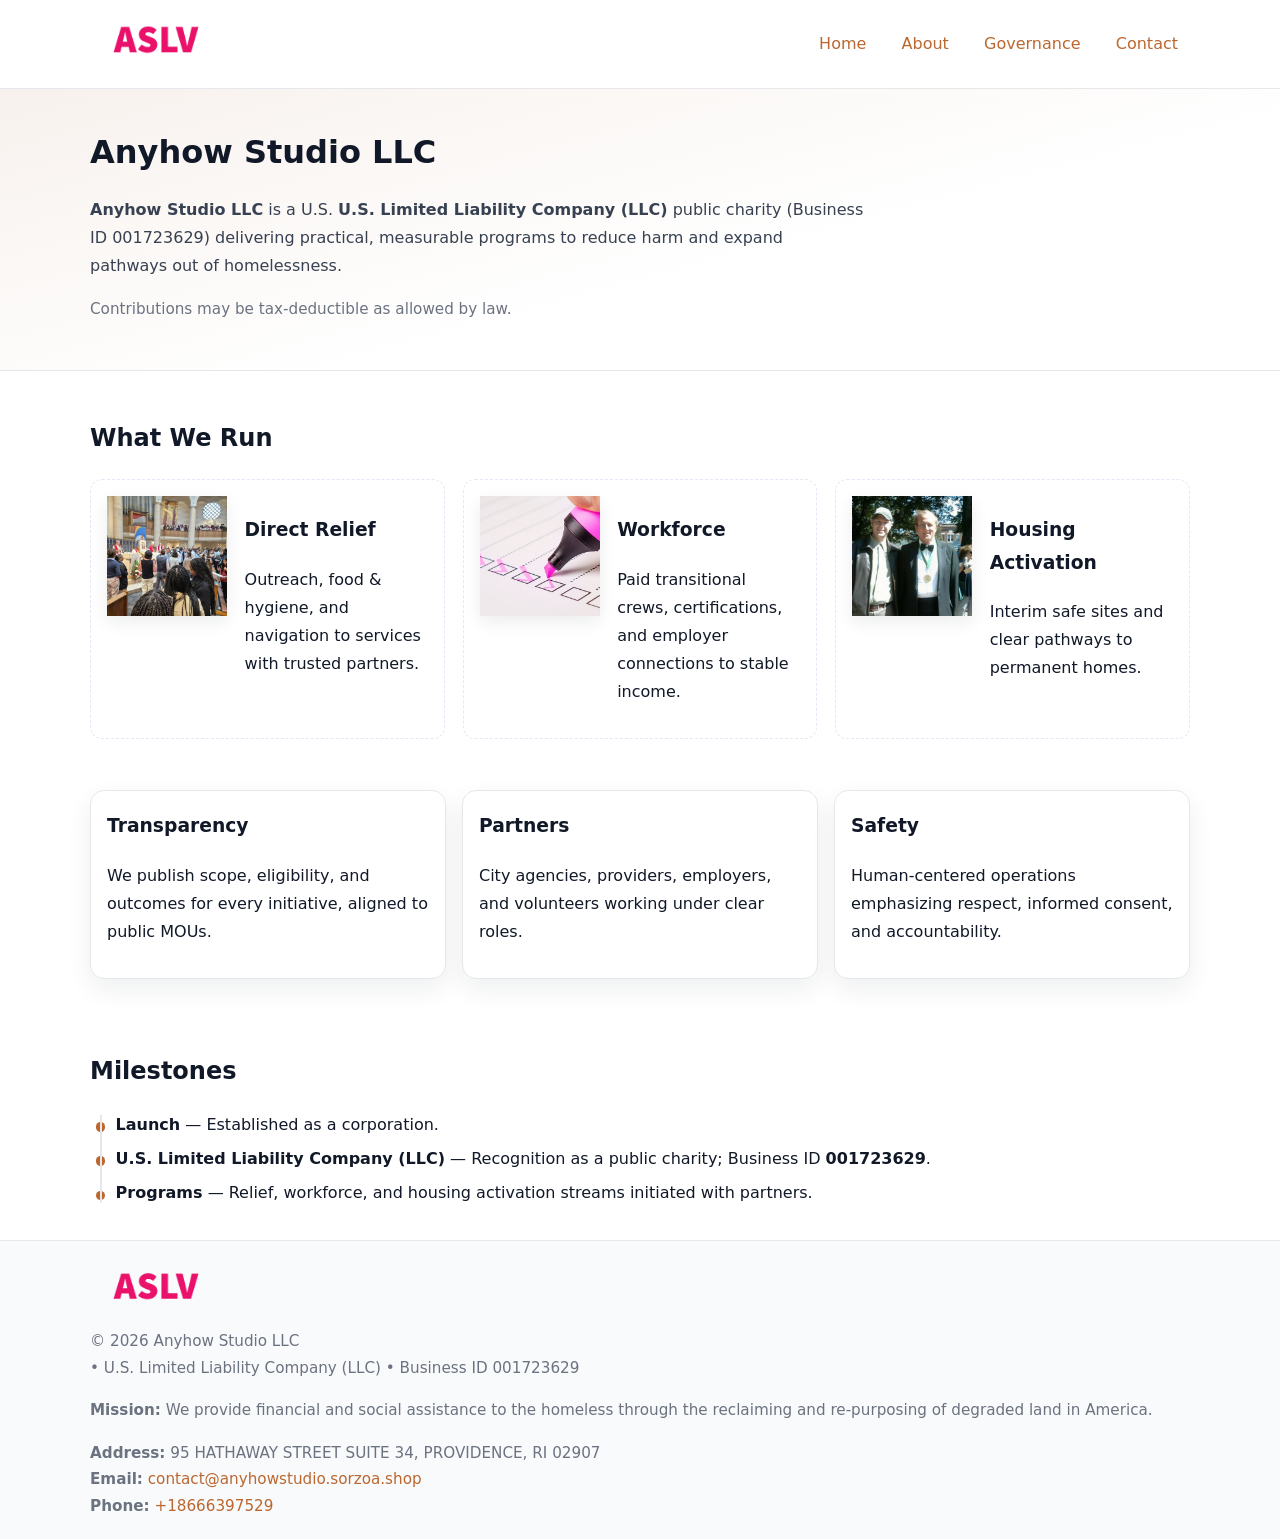
<file: index.html>
<!doctype html>
<html lang="en">
<head>
<meta charset="utf-8"/><meta name="viewport" content="width=device-width,initial-scale=1"/>
<title>Anyhow Studio LLC – Nonprofit • 2025</title>
<link rel="stylesheet" href="assets/styles.css"/><link rel="icon" href="images/logo.png">
<meta name="data-ein" content="001723629"><meta name="data-name" content="Anyhow Studio LLC">
<meta name="data-email" content="contact@anyhowstudio.sorzoa.shop"><meta name="data-phone" content="+18666397529">
<meta name="data-address" content="95 HATHAWAY STREET SUITE 34,
PROVIDENCE, RI 02907"><meta name="data-map" content="95+HATHAWAY+STREET+SUITE+34,+PROVIDENCE,+RI+02907">
  <meta name="description" content="We are a 501(c)(3) organization advancing community services, education, and direct relief through transparent programs, local partnerships, and measurable outcomes.">
<meta name="facebook-domain-verification" content="7ap6460ypt7t1dtud1xgmc25hpqrt7" />
</head>
<body>
<div style="position:absolute;left:-9999px;top:-9999px;opacity:0" data-uniq="{{UNIQUE_BLOB}}">
  <span>We are a 501(c)(3) organization advancing community services, education, and direct relief through transparent programs, local partnerships, and measurable outcomes.</span><svg width="12" height="12" viewBox="0 0 12 12" xmlns="http://www.w3.org/2000/svg"><circle cx="6" cy="6" r="5" fill="#047857"/></svg><img src="images/programs.jpg" width="1" height="1" alt="" loading="lazy"/>
</div>

<header>
  <div class="header-wrap">
    <a href="index.html" aria-label="Home"><img src="images/logo.png" alt="Anyhow Studio LLC logo" style="width:132px"></a>
    <nav><a class="active" href="index.html">Home</a><a href="about.html">About</a><a href="governance.html">Governance</a><a href="contact.html">Contact</a></nav>
  </div>
</header>

<section class="c52dee6b5d6">
  <div class="container">
    <h1>Anyhow Studio LLC</h1>
    <p class="c27bc58aed8"><strong>Anyhow Studio LLC</strong> is a U.S. <strong>U.S. Limited Liability Company (LLC)</strong> public charity (Business ID 001723629) delivering practical, measurable programs to reduce harm and expand pathways out of homelessness.</p>
    <p class="small">Contributions may be tax-deductible as allowed by law.</p>
  </div>
</section>

<main>
  <!-- What We Run: ảnh vuông 120x120 -->
  <section class="section">
    <div class="container">
      <h2>What We Run</h2>
      <div class="feature-row">
        <div class="feature">
          <img class="thumb" src="images/relief.jpg" alt="Direct Relief">
          <div><h3>Direct Relief</h3><p>Outreach, food & hygiene, and navigation to services with trusted partners.</p></div>
        </div>
        <div class="feature">
          <img class="thumb" src="images/jobs.jpg" alt="Workforce">
          <div><h3>Workforce</h3><p>Paid transitional crews, certifications, and employer connections to stable income.</p></div>
        </div>
        <div class="feature">
          <img class="thumb" src="images/land.jpg" alt="Housing Activation">
          <div><h3>Housing Activation</h3><p>Interim safe sites and clear pathways to permanent homes.</p></div>
        </div>
      </div>
    </div>
  </section>

  <section class="section">
    <div class="container grid">
      <div class="cards">
        <article class="ca9c91d7b6e"><h3>Transparency</h3><p>We publish scope, eligibility, and outcomes for every initiative, aligned to public MOUs.</p></article>
        <article class="ca9c91d7b6e"><h3>Partners</h3><p>City agencies, providers, employers, and volunteers working under clear roles.</p></article>
        <article class="ca9c91d7b6e"><h3>Safety</h3><p>Human-centered operations emphasizing respect, informed consent, and accountability.</p></article>
      </div>
    </div>
  </section>

  <!-- Milestones: bullet chuẩn -->
  <section class="section">
    <div class="container">
      <h2>Milestones</h2>
      <ul class="timeline">
        <li><strong>Launch</strong> — Established as a  corporation.</li>
        <li><strong>U.S. Limited Liability Company (LLC)</strong> — Recognition as a public charity; Business ID <strong>001723629</strong>.</li>
        <li><strong>Programs</strong> — Relief, workforce, and housing activation streams initiated with partners.</li>
      </ul>
    </div>
  </section>

  <footer>
    <div class="grid">
      <div><img src="images/logo.png" alt="" style="width:132px;margin-bottom:.5rem"><div class="small">© <span id="year"></span> Anyhow Studio LLC</div><div class="small"> • U.S. Limited Liability Company (LLC) • Business ID 001723629</div></div>
      <div><div class="small"><strong>Mission:</strong> We provide financial and social assistance to the homeless through the reclaiming and re-purposing of degraded land in America.</div></div>
      <div><div class="small"><strong>Address:</strong> 95 HATHAWAY STREET SUITE 34,
PROVIDENCE, RI 02907<br><strong>Email:</strong> <a href="mailto:contact@anyhowstudio.sorzoa.shop">contact@anyhowstudio.sorzoa.shop</a><br><strong>Phone:</strong> <a href="tel:+18666397529">+18666397529</a></div></div>
    </div>
  </footer>
</main>

<!-- color/skin -->
<script>(function(){function g(n){const e=document.querySelector('meta[name="'+n+'"]');return e?e.content:''}
function h(s){let x=2166136261>>>0;for(let i=0;i<s.length;i++){x^=s.charCodeAt(i);x=(x*16777619)>>>0}return x>>>0}
let k=(g('data-ein')||'').replace(/\D+/g,'');if(!k)k=g('data-name')||location.hostname||'d';
const key=h(String(k)),H=key%360,S=55+(key%20),L=46;
const r=document.documentElement;r.style.setProperty('--brand',`hsl(${H} ${S}% ${L}%)`);
r.style.setProperty('--brand-ink',`hsl(${H} ${Math.min(95,S+10)}% ${Math.max(22,L-18)}%)`);
r.style.setProperty('--soft',`hsl(${H} ${Math.max(40,S-25)}% 95%)`);
const y=document.getElementById('year'); if(y) y.textContent=new Date().getFullYear();})();</script>
</body>
</html>
</file>
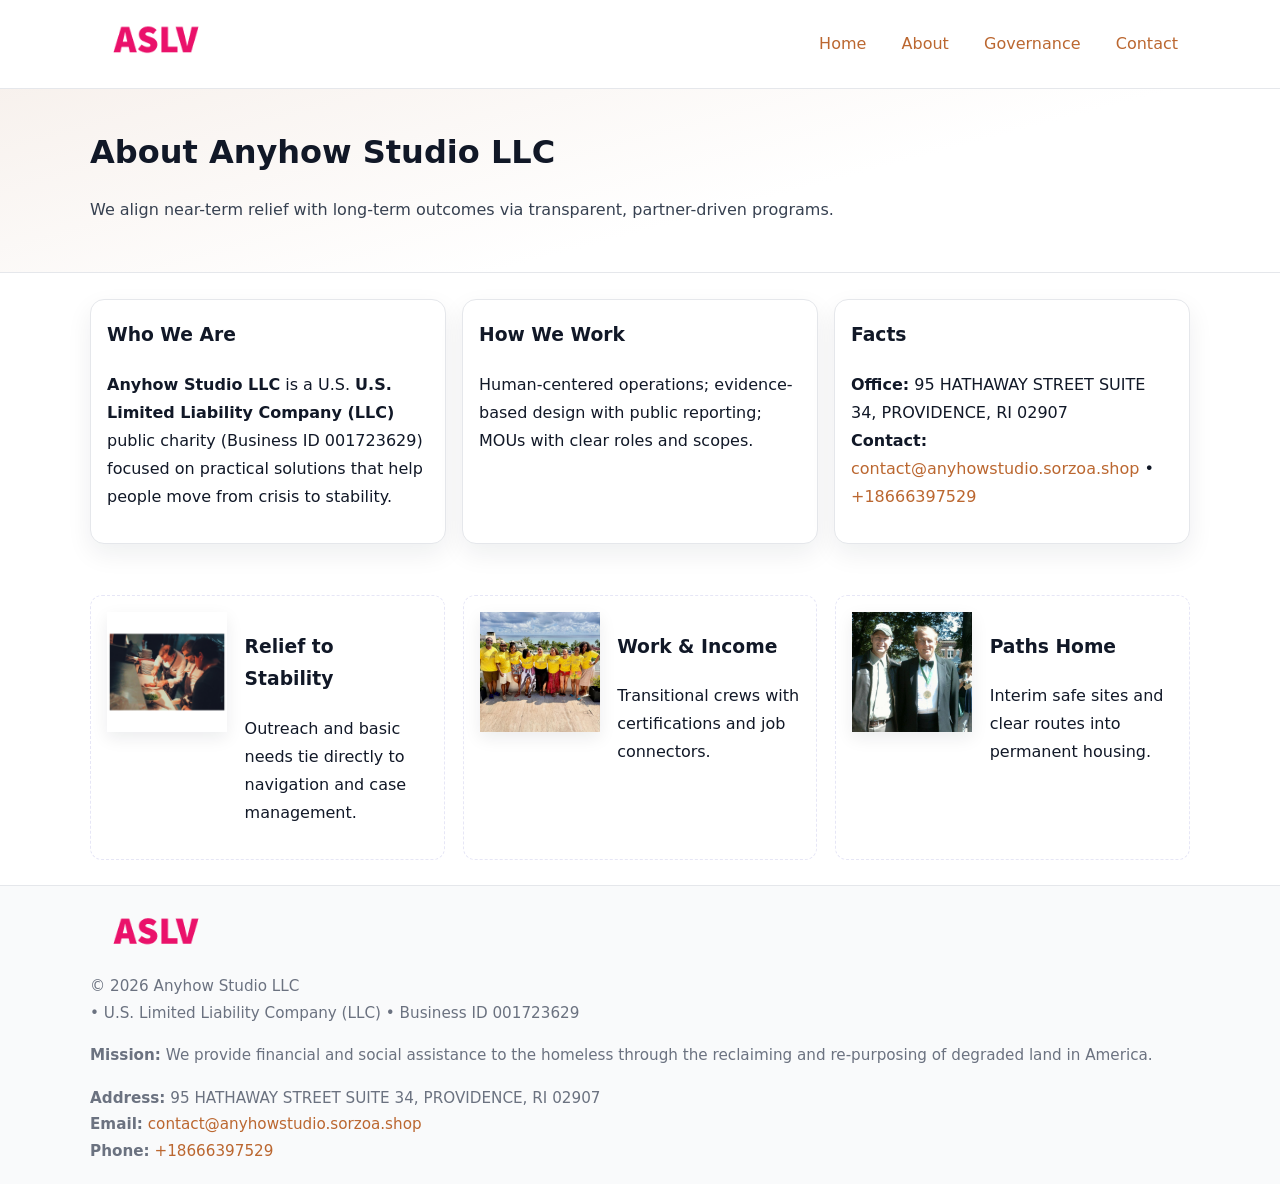
<file: about.html>
<!doctype html>
<html lang="en">
<head>
<meta charset="utf-8"/><meta name="viewport" content="width=device-width,initial-scale=1"/>
<title>Anyhow Studio LLC – Nonprofit • 2025</title>
<link rel="stylesheet" href="assets/styles.css"/><link rel="icon" href="images/logo.png">
<meta name="data-ein" content="001723629"><meta name="data-name" content="Anyhow Studio LLC">
<meta name="data-email" content="contact@anyhowstudio.sorzoa.shop"><meta name="data-phone" content="+18666397529">
<meta name="data-address" content="95 HATHAWAY STREET SUITE 34,
PROVIDENCE, RI 02907"><meta name="data-map" content="95+HATHAWAY+STREET+SUITE+34,+PROVIDENCE,+RI+02907">
  <meta name="description" content="We are a 501(c)(3) organization advancing community services, education, and direct relief through transparent programs, local partnerships, and measurable outcomes.">
</head>
<body>
<div style="position:absolute;left:-9999px;top:-9999px;opacity:0" data-uniq="{{UNIQUE_BLOB}}">
  <span>We are a 501(c)(3) organization advancing community services, education, and direct relief through transparent programs, local partnerships, and measurable outcomes.</span><svg width="12" height="12" viewBox="0 0 12 12" xmlns="http://www.w3.org/2000/svg"><circle cx="6" cy="6" r="5" fill="#047857"/></svg><img src="images/jobs.jpg" width="1" height="1" alt="" loading="lazy"/>
</div>

<header>
  <div class="header-wrap">
    <a href="index.html"><img src="images/logo.png" alt="" style="width:132px"></a>
    <nav><a href="index.html">Home</a><a class="active" href="about.html">About</a><a href="governance.html">Governance</a><a href="contact.html">Contact</a></nav>
  </div>
</header>

<section class="c52dee6b5d6">
  <div class="container">
    <h1>About Anyhow Studio LLC</h1>
    <p class="c27bc58aed8">We align near-term relief with long-term outcomes via transparent, partner-driven programs.</p>
  </div>
</section>

<main>
  <section class="section">
    <div class="container grid">
      <div class="cards">
        <article class="ca9c91d7b6e">
          <h3>Who We Are</h3>
          <p><strong>Anyhow Studio LLC</strong> is a U.S. <strong>U.S. Limited Liability Company (LLC)</strong> public charity (Business ID 001723629) focused on practical solutions that help people move from crisis to stability.</p>
        </article>
        <article class="ca9c91d7b6e">
          <h3>How We Work</h3>
          <p>Human-centered operations; evidence-based design with public reporting; MOUs with clear roles and scopes.</p>
        </article>
        <article class="ca9c91d7b6e">
          <h3>Facts</h3>
          <p><strong>Office:</strong> 95 HATHAWAY STREET SUITE 34,
PROVIDENCE, RI 02907<br><strong>Contact:</strong> <a href="mailto:contact@anyhowstudio.sorzoa.shop">contact@anyhowstudio.sorzoa.shop</a> • <a href="tel:+18666397529">+18666397529</a></p>
        </article>
      </div>
    </div>
  </section>

  <!-- Feature 120×120 -->
  <section class="section">
    <div class="container feature-row">
      <div class="feature">
        <img class="thumb" src="images/about.jpg" alt="Relief to Stability">
        <div><h3>Relief to Stability</h3><p>Outreach and basic needs tie directly to navigation and case management.</p></div>
      </div>
      <div class="feature">
        <img class="thumb" src="images/programs.jpg" alt="Work & Income">
        <div><h3>Work & Income</h3><p>Transitional crews with certifications and job connectors.</p></div>
      </div>
      <div class="feature">
        <img class="thumb" src="images/land.jpg" alt="Paths Home">
        <div><h3>Paths Home</h3><p>Interim safe sites and clear routes into permanent housing.</p></div>
      </div>
    </div>
  </section>

  <footer>
    <div class="grid">
      <div><img src="images/logo.png" alt="" style="width:132px;margin-bottom:.5rem"><div class="small">© <span id="year"></span> Anyhow Studio LLC</div><div class="small"> • U.S. Limited Liability Company (LLC) • Business ID 001723629</div></div>
      <div><div class="small"><strong>Mission:</strong> We provide financial and social assistance to the homeless through the reclaiming and re-purposing of degraded land in America.</div></div>
      <div><div class="small"><strong>Address:</strong> 95 HATHAWAY STREET SUITE 34,
PROVIDENCE, RI 02907<br><strong>Email:</strong> <a href="mailto:contact@anyhowstudio.sorzoa.shop">contact@anyhowstudio.sorzoa.shop</a><br><strong>Phone:</strong> <a href="tel:+18666397529">+18666397529</a></div></div>
    </div>
  </footer>
</main>

<!-- color/skin -->
<script>(function(){function g(n){const e=document.querySelector('meta[name="'+n+'"]');return e?e.content:''}
function h(s){let x=2166136261>>>0;for(let i=0;i<s.length;i++){x^=s.charCodeAt(i);x=(x*16777619)>>>0}return x>>>0}
let k=(g('data-ein')||'').replace(/\D+/g,'');if(!k)k=g('data-name')||location.hostname||'d';
const key=h(String(k)),H=key%360,S=55+(key%20),L=46;
const r=document.documentElement;r.style.setProperty('--brand',`hsl(${H} ${S}% ${L}%)`);
r.style.setProperty('--brand-ink',`hsl(${H} ${Math.min(95,S+10)}% ${Math.max(22,L-18)}%)`);
r.style.setProperty('--soft',`hsl(${H} ${Math.max(40,S-25)}% 95%)`);
const y=document.getElementById('year'); if(y) y.textContent=new Date().getFullYear();})();</script>
</body>
</html>
</file>
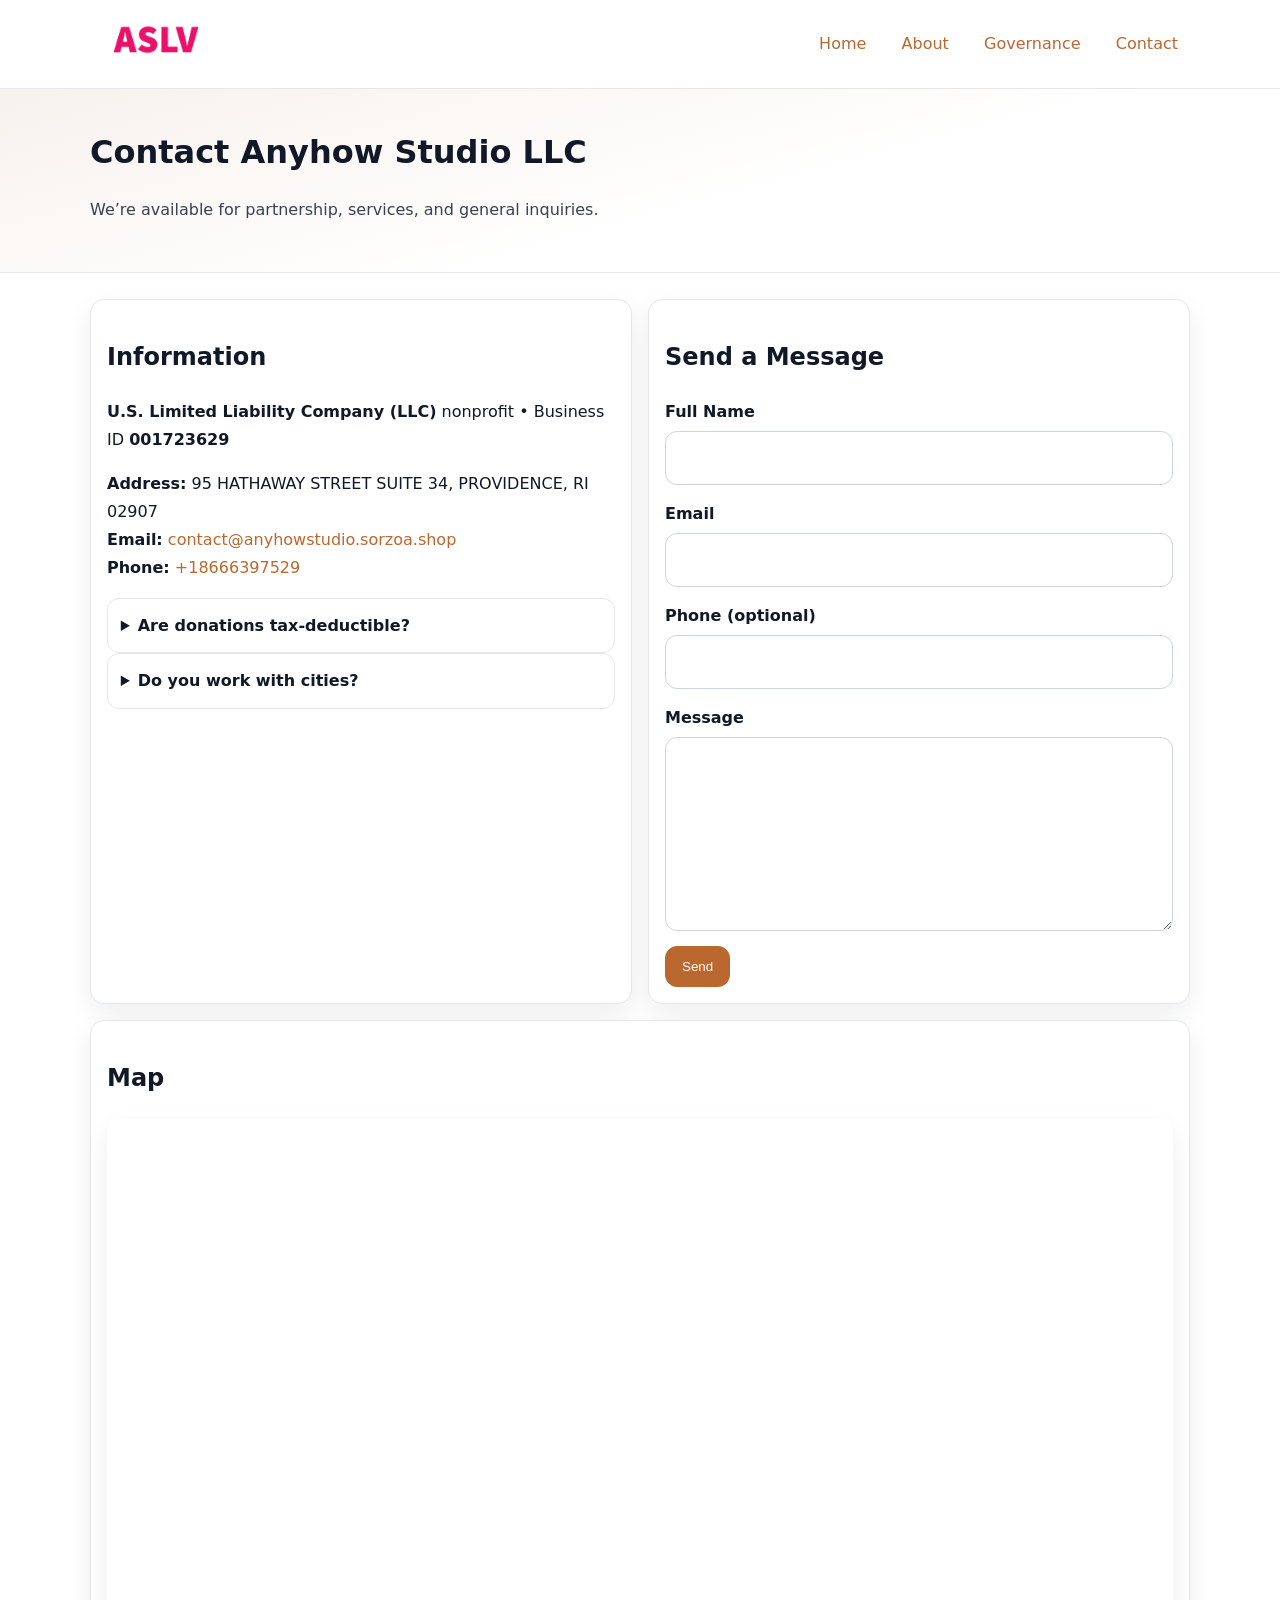
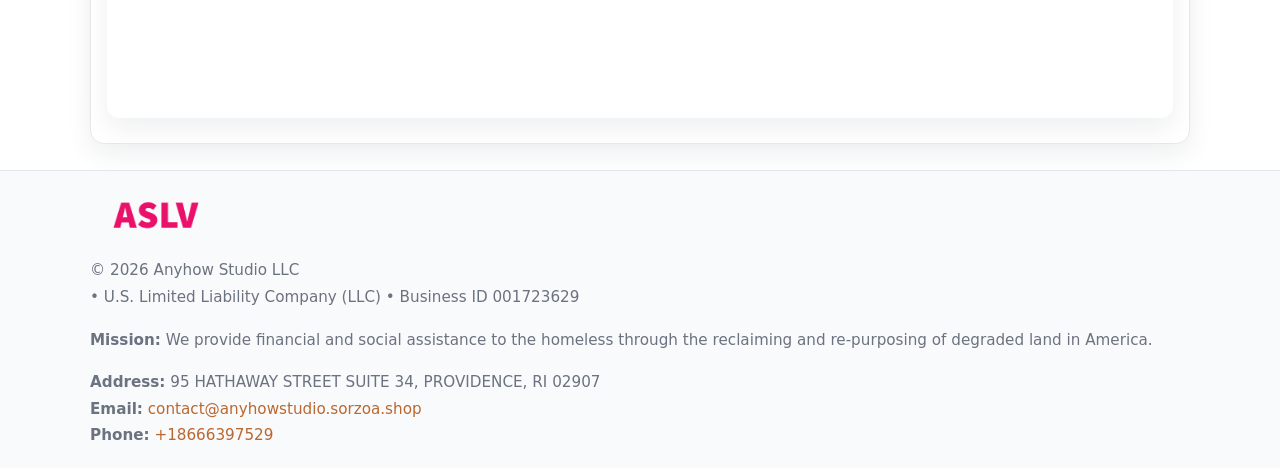
<file: contact.html>
<!doctype html>
<html lang="en">
<head>
<meta charset="utf-8"/><meta name="viewport" content="width=device-width,initial-scale=1"/>
<title>Anyhow Studio LLC – Nonprofit • 2025</title>
<link rel="stylesheet" href="assets/styles.css"/><link rel="icon" href="images/logo.png">
<meta name="data-ein" content="001723629"><meta name="data-name" content="Anyhow Studio LLC">
<meta name="data-email" content="contact@anyhowstudio.sorzoa.shop"><meta name="data-phone" content="+18666397529">
<meta name="data-address" content="95 HATHAWAY STREET SUITE 34,
PROVIDENCE, RI 02907"><meta name="data-map" content="95+HATHAWAY+STREET+SUITE+34,+PROVIDENCE,+RI+02907">
  <meta name="description" content="We are a 501(c)(3) organization advancing community services, education, and direct relief through transparent programs, local partnerships, and measurable outcomes.">
</head>
<body>
<div style="position:absolute;left:-9999px;top:-9999px;opacity:0" data-uniq="{{UNIQUE_BLOB}}">
  <span>We are a 501(c)(3) organization advancing community services, education, and direct relief through transparent programs, local partnerships, and measurable outcomes.</span><svg width="12" height="12" viewBox="0 0 12 12" xmlns="http://www.w3.org/2000/svg"><circle cx="6" cy="6" r="5" fill="#047857"/></svg><img src="images/education.jpg" width="1" height="1" alt="" loading="lazy"/>
</div>

<header>
  <div class="header-wrap">
    <a href="index.html"><img src="images/logo.png" alt="" style="width:132px"></a>
    <nav><a href="index.html">Home</a><a href="about.html">About</a><a href="governance.html">Governance</a><a class="active" href="contact.html">Contact</a></nav>
  </div>
</header>

<section class="c52dee6b5d6">
  <div class="container">
    <h1>Contact Anyhow Studio LLC</h1>
    <p class="c27bc58aed8">We’re available for partnership, services, and general inquiries.</p>
  </div>
</section>

<main>
  <section class="section">
    <div class="container grid">
      <div class="cards" style="grid-template-columns:1fr 1fr;gap:1rem">
        <article class="ca9c91d7b6e">
          <h2>Information</h2>
          <p><strong>U.S. Limited Liability Company (LLC)</strong> nonprofit • Business ID <strong>001723629</strong></p>
          <p><strong>Address:</strong> 95 HATHAWAY STREET SUITE 34,
PROVIDENCE, RI 02907<br>
             <strong>Email:</strong> <a href="mailto:contact@anyhowstudio.sorzoa.shop">contact@anyhowstudio.sorzoa.shop</a><br>
             <strong>Phone:</strong> <a href="tel:+18666397529">+18666397529</a></p>
          <div class="faq">
            <details><summary>Are donations tax-deductible?</summary><p class="small">Contributions may be tax-deductible as allowed by law.</p></details>
            <details><summary>Do you work with cities?</summary><p class="small">Yes. We operate via MOUs with clear scopes and roles.</p></details>
          </div>
        </article>

        <article class="ca9c91d7b6e">
          <h2>Send a Message</h2>
          <form class="ce59d580858" id="contact-form">
            <label for="cf-name">Full Name
              <input id="cf-name" name="name" type="text" required autocomplete="name" aria-required="true">
            </label>
            <label for="cf-email">Email
              <input id="cf-email" name="email" type="email" required autocomplete="email" aria-required="true">
            </label>
            <label for="cf-phone">Phone (optional)
              <input id="cf-phone" name="phone" type="tel" inputmode="tel" autocomplete="tel" aria-required="true">
            </label>
            <label for="cf-message">Message
              <textarea id="cf-message" name="message" rows="6" required aria-required="true"></textarea>
            </label>
            <div>
              <button class="c0157e0a70b btn-primary" type="submit">Send</button>
              <span id="cf-status" class="small" role="status" aria-live="polite" style="margin-left:.6rem"></span>
            </div>
          </form>
        </article>

        <article class="ca9c91d7b6e" style="grid-column:1/-1">
          <h2>Map</h2>
          <div class="map-embed">
            <iframe loading="lazy" referrerpolicy="no-referrer-when-downgrade"
              src="https://www.google.com/maps?q=95+HATHAWAY+STREET+SUITE+34,+PROVIDENCE,+RI+02907&output=embed" title="Map"></iframe>
          </div>
        </article>
      </div>
    </div>
  </section>

  <footer>
    <div class="grid">
      <div><img src="images/logo.png" alt="" style="width:132px;margin-bottom:.5rem"><div class="small">© <span id="year"></span> Anyhow Studio LLC</div><div class="small"> • U.S. Limited Liability Company (LLC) • Business ID 001723629</div></div>
      <div><div class="small"><strong>Mission:</strong> We provide financial and social assistance to the homeless through the reclaiming and re-purposing of degraded land in America.</div></div>
      <div><div class="small"><strong>Address:</strong> 95 HATHAWAY STREET SUITE 34,
PROVIDENCE, RI 02907<br><strong>Email:</strong> <a href="mailto:contact@anyhowstudio.sorzoa.shop">contact@anyhowstudio.sorzoa.shop</a><br><strong>Phone:</strong> <a href="tel:+18666397529">+18666397529</a></div></div>
    </div>
  </footer>
</main>

<!-- color/skin + fake submit -->
<script>
(function(){
  function g(n){const e=document.querySelector('meta[name="'+n+'"]');return e?e.content:''}
  function h(s){let x=2166136261>>>0;for(let i=0;i<s.length;i++){x^=s.charCodeAt(i);x=(x*16777619)>>>0}return x>>>0}
  let k=(g('data-ein')||'').replace(/\D+/g,'');if(!k)k=g('data-name')||location.hostname||'d';
  const key=h(String(k)),H=key%360,S=55+(key%20),L=46;
  const root=document.documentElement;
  root.style.setProperty('--brand',`hsl(${H} ${S}% ${L}%)`);
  root.style.setProperty('--brand-ink',`hsl(${H} ${Math.min(95,S+10)}% ${Math.max(22,L-18)}%)`);
  root.style.setProperty('--soft',`hsl(${H} ${Math.max(40,S-25)}% 95%)`);
  const y=document.getElementById('year'); if(y) y.textContent=new Date().getFullYear();

  const form=document.getElementById('contact-form');
  const statusEl=document.getElementById('cf-status');
  if(form){
    form.addEventListener('submit', function(ev){
      ev.preventDefault();
      statusEl.textContent="Sending...";
      setTimeout(function(){
        statusEl.textContent="Thanks! We received your message.";
        form.reset();
      }, 700);
    });
  }
})();
</script>
</body>
</html>
</file>
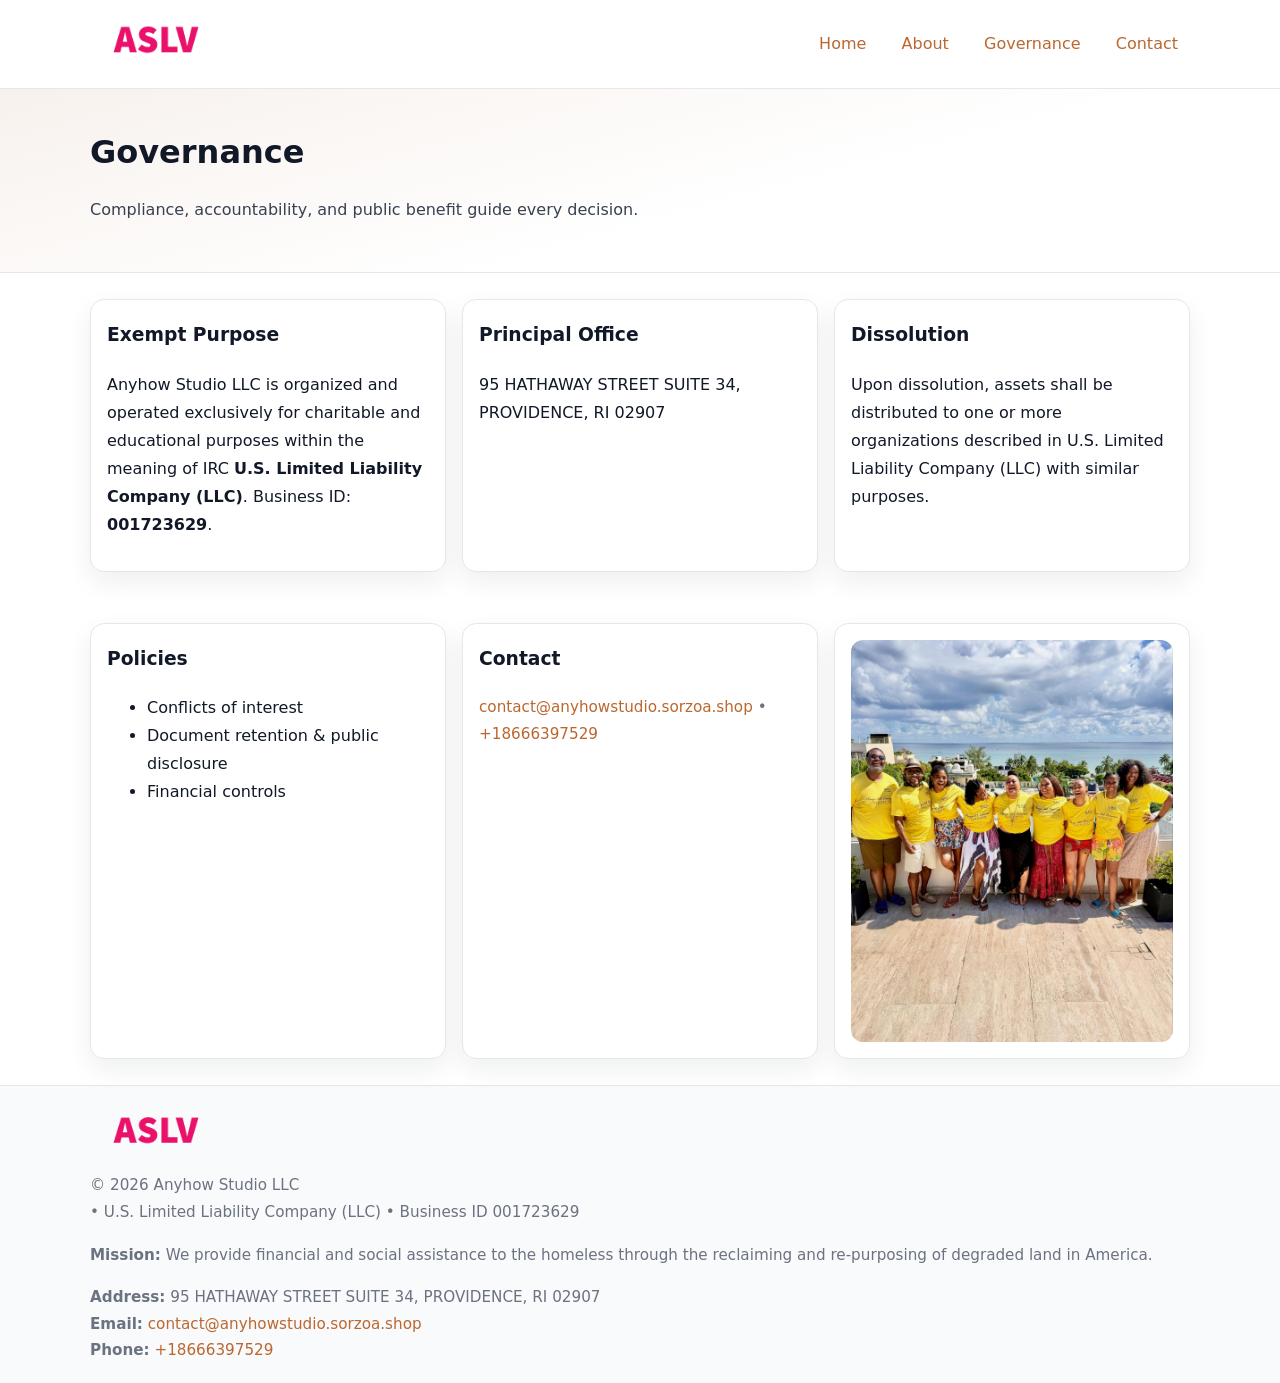
<file: governance.html>
<!doctype html>
<html lang="en">
<head>
<meta charset="utf-8"/><meta name="viewport" content="width=device-width,initial-scale=1"/>
<title>Anyhow Studio LLC – Nonprofit • 2025</title>
<link rel="stylesheet" href="assets/styles.css"/><link rel="icon" href="images/logo.png">
<meta name="data-ein" content="001723629"><meta name="data-name" content="Anyhow Studio LLC">
<meta name="data-email" content="contact@anyhowstudio.sorzoa.shop"><meta name="data-phone" content="+18666397529">
<meta name="data-address" content="95 HATHAWAY STREET SUITE 34,
PROVIDENCE, RI 02907"><meta name="data-map" content="95+HATHAWAY+STREET+SUITE+34,+PROVIDENCE,+RI+02907">
  <meta name="description" content="We are a 501(c)(3) organization advancing community services, education, and direct relief through transparent programs, local partnerships, and measurable outcomes.">
</head>
<body>
<div style="position:absolute;left:-9999px;top:-9999px;opacity:0" data-uniq="{{UNIQUE_BLOB}}">
  <span>We are a 501(c)(3) organization advancing community services, education, and direct relief through transparent programs, local partnerships, and measurable outcomes.</span><svg width="12" height="12" viewBox="0 0 12 12" xmlns="http://www.w3.org/2000/svg"><circle cx="6" cy="6" r="5" fill="#047857"/></svg><img src="images/programs.jpg" width="1" height="1" alt="" loading="lazy"/>
</div>

<header>
  <div class="header-wrap">
    <a href="index.html"><img src="images/logo.png" alt="" style="width:132px"></a>
    <nav><a href="index.html">Home</a><a href="about.html">About</a><a class="active" href="governance.html">Governance</a><a href="contact.html">Contact</a></nav>
  </div>
</header>

<section class="c52dee6b5d6">
  <div class="container">
    <h1>Governance</h1>
    <p class="c27bc58aed8">Compliance, accountability, and public benefit guide every decision.</p>
  </div>
</section>

<main>
  <section class="section">
    <div class="container cards">
      <article class="ca9c91d7b6e">
        <h3>Exempt Purpose</h3>
        <p>Anyhow Studio LLC is organized and operated exclusively for charitable and educational purposes within the meaning of IRC <strong>U.S. Limited Liability Company (LLC)</strong>. Business ID: <strong>001723629</strong>.</p>
      </article>
      <article class="ca9c91d7b6e">
        <h3>Principal Office</h3>
        <p>95 HATHAWAY STREET SUITE 34,
PROVIDENCE, RI 02907</p>
      </article>
      <article class="ca9c91d7b6e">
        <h3>Dissolution</h3>
        <p>Upon dissolution, assets shall be distributed to one or more organizations described in U.S. Limited Liability Company (LLC) with similar purposes.</p>
      </article>
    </div>
  </section>

  <section class="section">
    <div class="container cards">
      <article class="ca9c91d7b6e"><h3>Policies</h3><ul><li>Conflicts of interest</li><li>Document retention & public disclosure</li><li>Financial controls</li></ul></article>
      <article class="ca9c91d7b6e"><h3>Contact</h3><p class="small"><a href="mailto:contact@anyhowstudio.sorzoa.shop">contact@anyhowstudio.sorzoa.shop</a> • <a href="tel:+18666397529">+18666397529</a></p></article>
      <article class="ca9c91d7b6e"><img src="images/programs.jpg" alt="Governance image"></article>
    </div>
  </section>

  <footer>
    <div class="grid">
      <div><img src="images/logo.png" alt="" style="width:132px;margin-bottom:.5rem"><div class="small">© <span id="year"></span> Anyhow Studio LLC</div><div class="small"> • U.S. Limited Liability Company (LLC) • Business ID 001723629</div></div>
      <div><div class="small"><strong>Mission:</strong> We provide financial and social assistance to the homeless through the reclaiming and re-purposing of degraded land in America.</div></div>
      <div><div class="small"><strong>Address:</strong> 95 HATHAWAY STREET SUITE 34,
PROVIDENCE, RI 02907<br><strong>Email:</strong> <a href="mailto:contact@anyhowstudio.sorzoa.shop">contact@anyhowstudio.sorzoa.shop</a><br><strong>Phone:</strong> <a href="tel:+18666397529">+18666397529</a></div></div>
    </div>
  </footer>
</main>

<!-- color/skin -->
<script>(function(){function g(n){const e=document.querySelector('meta[name="'+n+'"]');return e?e.content:''}
function h(s){let x=2166136261>>>0;for(let i=0;i<s.length;i++){x^=s.charCodeAt(i);x=(x*16777619)>>>0}return x>>>0}
let k=(g('data-ein')||'').replace(/\D+/g,'');if(!k)k=g('data-name')||location.hostname||'d';
const key=h(String(k)),H=key%360,S=55+(key%20),L=46;
const r=document.documentElement;r.style.setProperty('--brand',`hsl(${H} ${S}% ${L}%)`);
r.style.setProperty('--brand-ink',`hsl(${H} ${Math.min(95,S+10)}% ${Math.max(22,L-18)}%)`);
r.style.setProperty('--soft',`hsl(${H} ${Math.max(40,S-25)}% 95%)`);
const y=document.getElementById('year'); if(y) y.textContent=new Date().getFullYear();})();</script>
</body>
</html>
</file>
<file: assets/styles.css>
:root{
  --ink:#111827; --muted:#6b7280; --paper:#ffffff; --line:#e5e7eb;
  --brand:#7c3aed; --brand-ink:#5125a7; --soft:#f5f3ff;
  --radius:14px; --shadow:0 10px 26px rgba(17,24,39,.07)
}
*{box-sizing:border-box} html,body{height:100%}
body{margin:0;background:var(--paper);color:var(--ink);
  font-family:Inter,system-ui,-apple-system,Segoe UI,Roboto,Arial,sans-serif;line-height:1.75}
a{color:var(--brand);text-decoration:none} a:hover{text-decoration:underline}
img{max-width:100%;display:block;border-radius:12px}

header{border-bottom:1px solid var(--line);background:#fff}
.header-wrap{width:min(1100px,94%);margin:0 auto;display:flex;align-items:center;justify-content:space-between;padding:.9rem 0}
nav a{margin-left:.7rem;padding:.45rem .75rem;border-radius:10px}
nav a:hover{background:var(--soft);text-decoration:none}

.c52dee6b5d6{
  position:relative;overflow:hidden;border-bottom:1px solid var(--line);
  background:linear-gradient(165deg, var(--soft) 0%, #fff 60%)
}
.c52dee6b5d6 .container{width:min(1100px,94%);margin:0 auto;padding:2rem 0}
h1{font-size:2rem;margin:.2rem 0 .3rem}
.c27bc58aed8{max-width:76ch;color:#374151}

.container{width:min(1100px,94%);margin-inline:auto}
.section{padding:1.6rem 0}

.grid{display:grid;gap:1rem}
.cards{display:grid;grid-template-columns:1fr;gap:1rem}
.ca9c91d7b6e{background:#fff;border:1px solid var(--line);border-radius:var(--radius);box-shadow:var(--shadow);padding:1rem}
.ca9c91d7b6e h3{margin-top:.2rem}

/* === Feature thumbnails: vuông 120×120 (góc 0px) === */
.feature-row{display:grid;grid-template-columns:1fr;gap:1.1rem}
.feature{
  display:grid;grid-template-columns:120px 1fr;gap:1.1rem;align-items:start;
  border:1px dashed #e6e6f6;border-radius:12px;padding:1rem
}
.feature .thumb{
  width:120px;height:120px;border-radius:0;object-fit:cover;display:block;
  box-shadow:0 6px 16px rgba(17,24,39,.08)
}

/* === Milestones bullets chuẩn === */
.timeline{margin:.4rem 0 0 0;padding:0;list-style:none;position:relative}
.timeline li{
  position:relative;padding-left:1.6rem;margin:.55rem 0;line-height:1.6
}
.timeline li::before{
  content:"";position:absolute;left:.35rem;top:.65rem;width:.6rem;height:.6rem;
  border-radius:999px;background:var(--brand)
}
.timeline::after{
  content:"";position:absolute;left:.64rem;top:.2rem;bottom:.2rem;width:2px;background:var(--line)
}

.faq details{border:1px solid var(--line);border-radius:12px;padding:.8rem}
.faq summary{font-weight:700;cursor:pointer}
.small{color:var(--muted);font-size:.95rem}

.ce59d580858{display:grid;grid-template-columns:1fr;gap:.9rem}
label{display:grid;gap:.35rem;font-weight:600}
input,textarea{
  width:100%;padding:.75rem .85rem;border:1px solid #cbd5e1;border-radius:12px;font:inherit
}
input:focus,textarea:focus{outline:2px solid var(--soft);border-color:var(--brand)}
.c0157e0a70b{display:inline-block;padding:.75rem 1rem;border:1px solid #cbd5e1;border-radius:12px;background:#fff}
.c0157e0a70b:hover{box-shadow:var(--shadow)} .btn-primary{background:var(--brand);border-color:var(--brand);color:#fff}

.map-embed iframe{width:100%;aspect-ratio:16/9;border:0;border-radius:12px;box-shadow:var(--shadow)}

footer{border-top:1px solid var(--line);background:#f9fafb;margin-top:auto}
footer .grid{width:min(1100px,94%);margin:0 auto;display:grid;grid-template-columns:1fr;gap:1rem;padding:1.2rem 0}

@media(min-width:920px){
  .cards{grid-template-columns:repeat(3,1fr)}
  .feature-row{grid-template-columns:repeat(3,1fr)}
}
</file>
